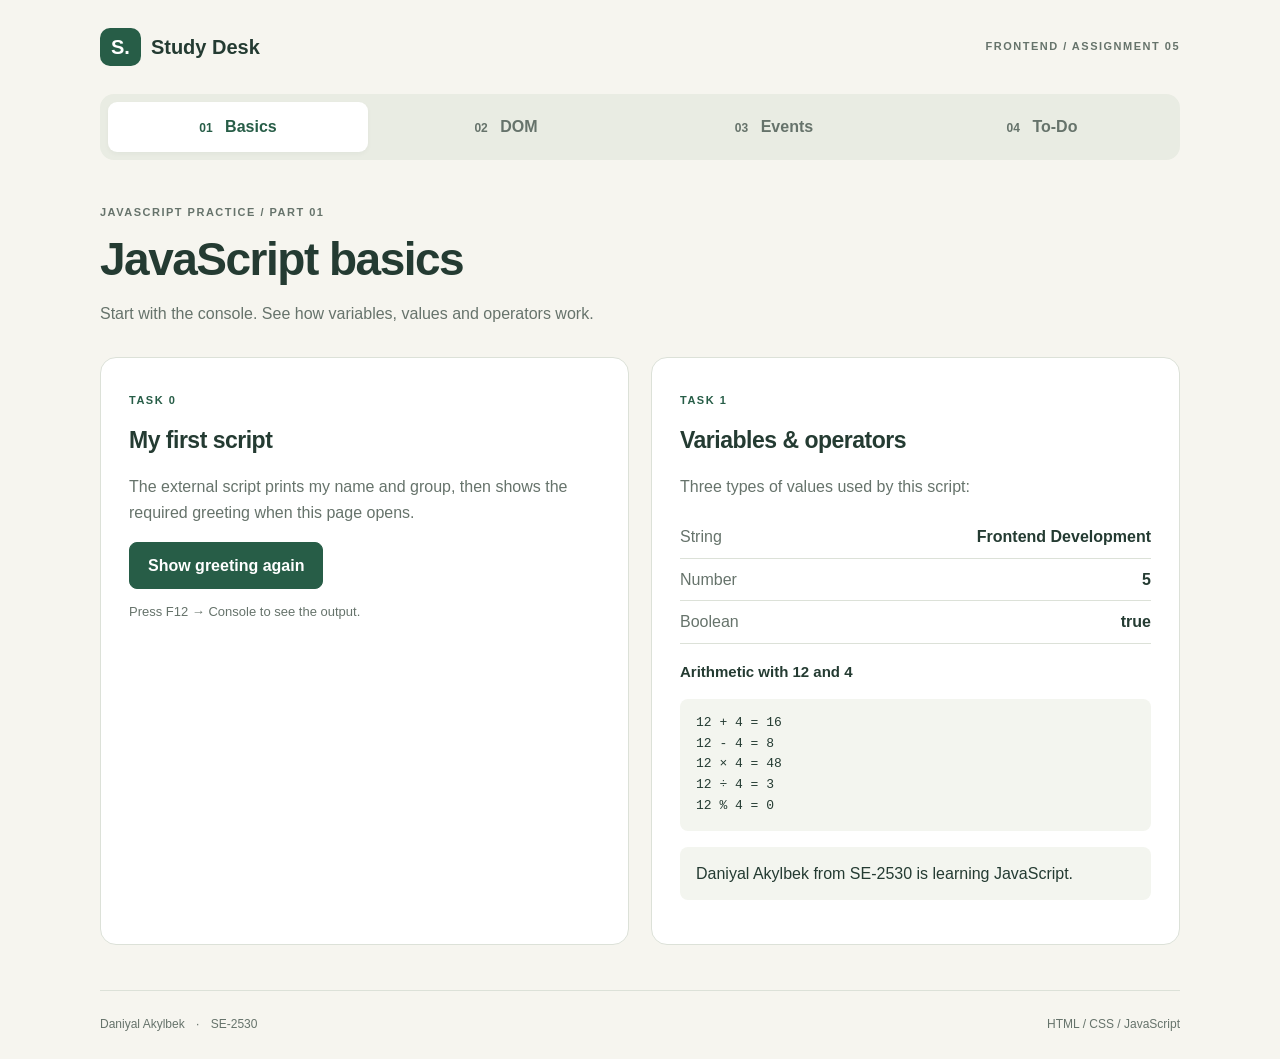
<file: index.html>
<!DOCTYPE html>
<html lang="en">
<head>
  <meta charset="UTF-8">
  <meta name="viewport" content="width=device-width, initial-scale=1.0">
  <meta name="description" content="Assignment 5: JavaScript DOM manipulation and events by Daniyal Akylbek.">
  <title>JavaScript basics | Study Desk</title>
  <link rel="stylesheet" href="css/style.css">
  <script src="js/basics.js" defer></script>
</head>
<body>
  <div class="shell">
    <header class="site-header"><a class="brand" href="index.html"><span class="brand-icon">S.</span> Study Desk</a><span class="assignment-label">FRONTEND / ASSIGNMENT 05</span></header>
    <nav aria-label="Main navigation"><a href="index.html" aria-current="page"><span>01</span> Basics</a><a href="dom.html"><span>02</span> DOM</a><a href="events.html"><span>03</span> Events</a><a href="todo.html"><span>04</span> To-Do</a></nav>
    <main>
      <div class="page-heading"><p class="eyebrow">JAVASCRIPT PRACTICE / PART 01</p><h1>JavaScript basics</h1><p>Start with the console. See how variables, values and operators work.</p></div>
      <div class="cards">
<section class="card"><span class="tag">TASK 0</span><h2>My first script</h2><p>The external script prints my name and group, then shows the required greeting when this page opens.</p><button id="greeting">Show greeting again</button><p class="hint">Press F12 → Console to see the output.</p></section>
<section class="card"><span class="tag">TASK 1</span><h2>Variables & operators</h2><p>Three types of values used by this script:</p><dl><div><dt>String</dt><dd id="string-value"></dd></div><div><dt>Number</dt><dd id="number-value"></dd></div><div><dt>Boolean</dt><dd id="boolean-value"></dd></div></dl><h3>Arithmetic with 12 and 4</h3><pre id="arithmetic"></pre><p id="introduction" class="result"></p></section>
      </div>
    </main>
    <footer><span>Daniyal Akylbek <span class="dot">·</span> SE-2530</span><span>HTML / CSS / JavaScript</span></footer>
  </div>
</body>
</html>
</file>
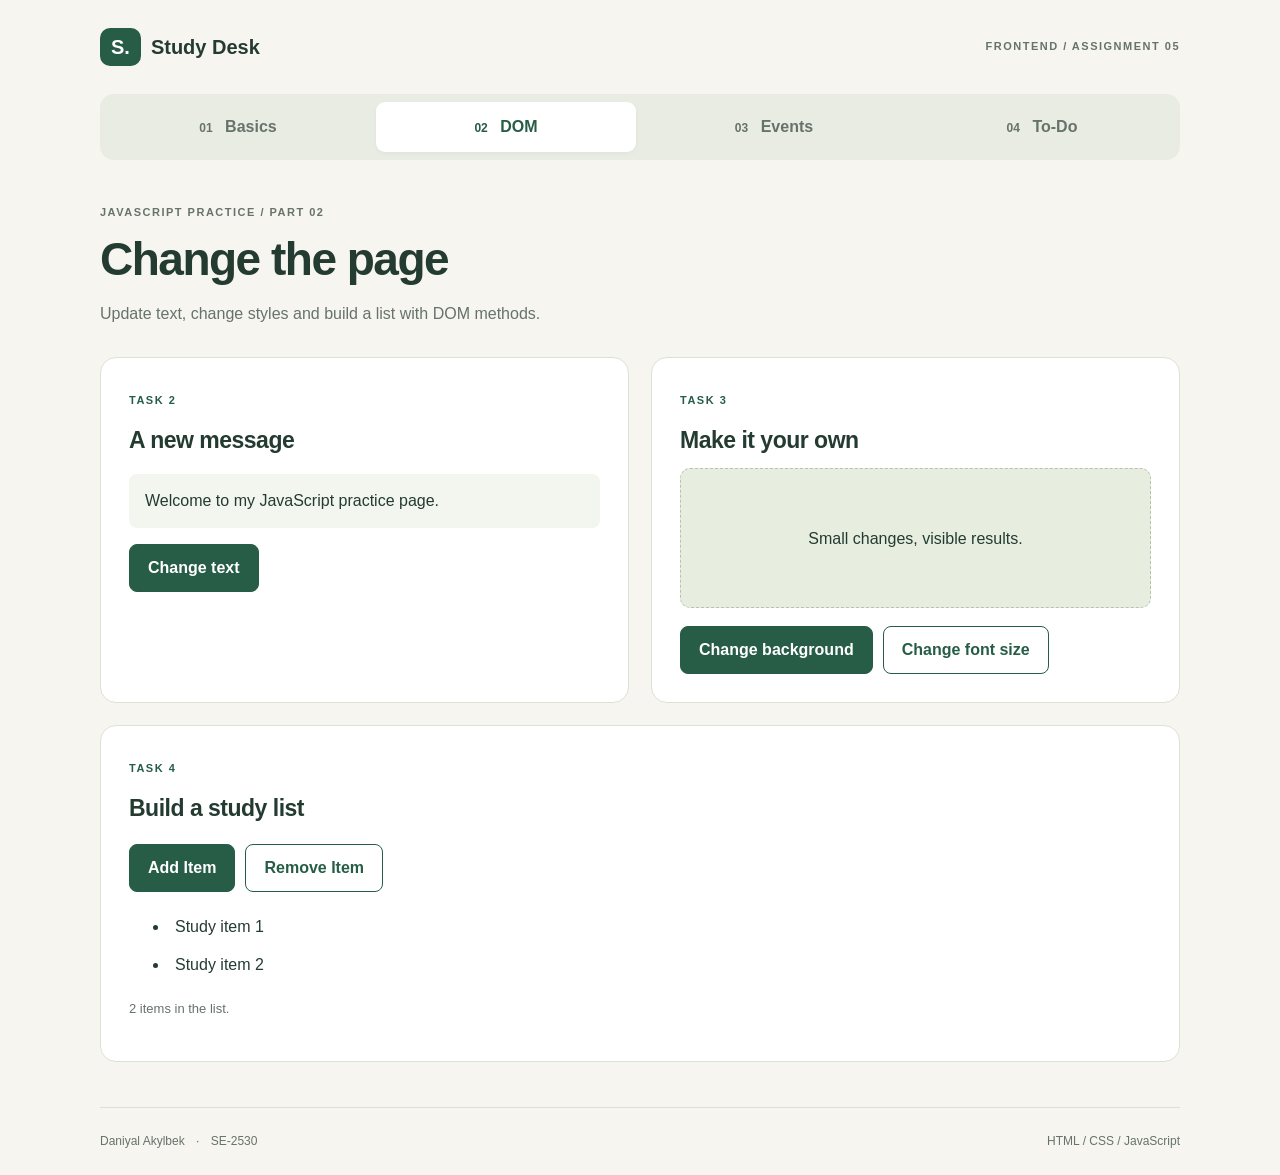
<file: dom.html>
<!DOCTYPE html>
<html lang="en">
<head>
  <meta charset="UTF-8">
  <meta name="viewport" content="width=device-width, initial-scale=1.0">
  <meta name="description" content="Assignment 5: JavaScript DOM manipulation and events by Daniyal Akylbek.">
  <title>Change the page | Study Desk</title>
  <link rel="stylesheet" href="css/style.css">
  <script src="js/dom.js" defer></script>
</head>
<body>
  <div class="shell">
    <header class="site-header"><a class="brand" href="index.html"><span class="brand-icon">S.</span> Study Desk</a><span class="assignment-label">FRONTEND / ASSIGNMENT 05</span></header>
    <nav aria-label="Main navigation"><a href="index.html"><span>01</span> Basics</a><a href="dom.html" aria-current="page"><span>02</span> DOM</a><a href="events.html"><span>03</span> Events</a><a href="todo.html"><span>04</span> To-Do</a></nav>
    <main>
      <div class="page-heading"><p class="eyebrow">JAVASCRIPT PRACTICE / PART 02</p><h1>Change the page</h1><p>Update text, change styles and build a list with DOM methods.</p></div>
      <div class="cards">
<section class="card"><span class="tag">TASK 2</span><h2>A new message</h2><p id="message" class="result">Welcome to my JavaScript practice page.</p><button id="change-text">Change text</button></section>
<section class="card"><span class="tag">TASK 3</span><h2>Make it your own</h2><div id="style-box" class="demo-box">Small changes, visible results.</div><div class="actions"><button id="change-color">Change background</button><button id="change-size" class="secondary">Change font size</button></div></section>
<section class="card wide"><span class="tag">TASK 4</span><h2>Build a study list</h2><div class="actions"><button id="add-item">Add Item</button><button id="remove-item" class="secondary">Remove Item</button></div><ul id="item-list" class="item-list"><li>Study item 1</li><li>Study item 2</li></ul><p id="list-status" class="hint" aria-live="polite">2 items in the list.</p></section>
      </div>
    </main>
    <footer><span>Daniyal Akylbek <span class="dot">·</span> SE-2530</span><span>HTML / CSS / JavaScript</span></footer>
  </div>
</body>
</html>
</file>
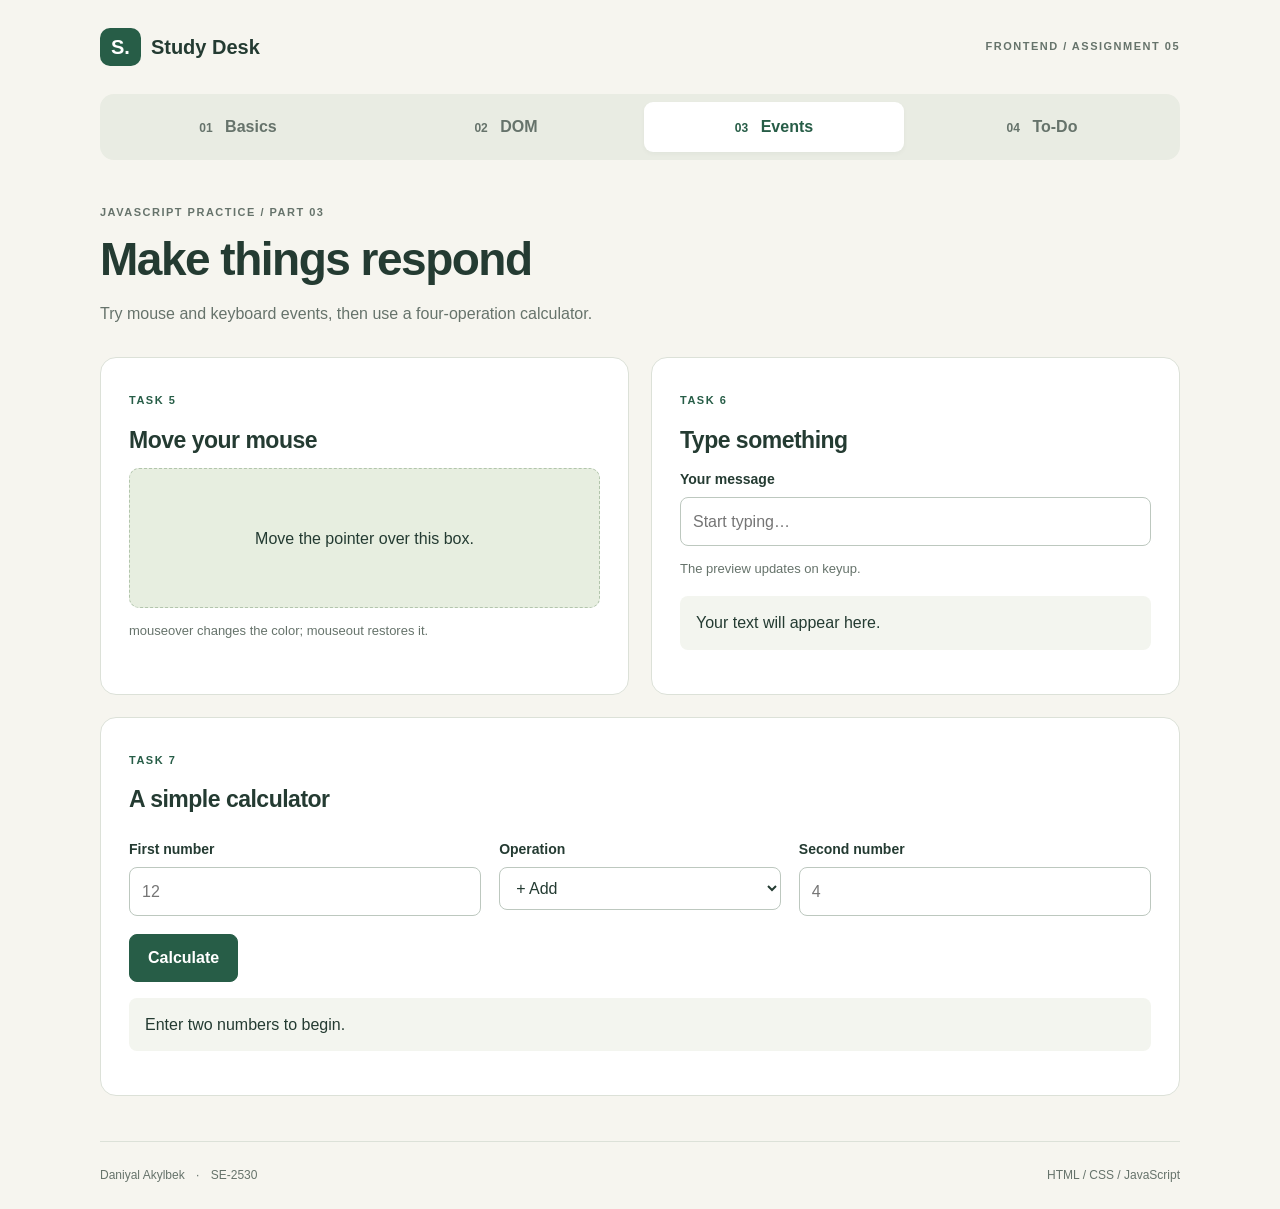
<file: events.html>
<!DOCTYPE html>
<html lang="en">
<head>
  <meta charset="UTF-8">
  <meta name="viewport" content="width=device-width, initial-scale=1.0">
  <meta name="description" content="Assignment 5: JavaScript DOM manipulation and events by Daniyal Akylbek.">
  <title>Make things respond | Study Desk</title>
  <link rel="stylesheet" href="css/style.css">
  <script src="js/events.js" defer></script>
</head>
<body>
  <div class="shell">
    <header class="site-header"><a class="brand" href="index.html"><span class="brand-icon">S.</span> Study Desk</a><span class="assignment-label">FRONTEND / ASSIGNMENT 05</span></header>
    <nav aria-label="Main navigation"><a href="index.html"><span>01</span> Basics</a><a href="dom.html"><span>02</span> DOM</a><a href="events.html" aria-current="page"><span>03</span> Events</a><a href="todo.html"><span>04</span> To-Do</a></nav>
    <main>
      <div class="page-heading"><p class="eyebrow">JAVASCRIPT PRACTICE / PART 03</p><h1>Make things respond</h1><p>Try mouse and keyboard events, then use a four-operation calculator.</p></div>
      <div class="cards">
<section class="card"><span class="tag">TASK 5</span><h2>Move your mouse</h2><div id="hover-box" class="demo-box">Move the pointer over this box.</div><p class="hint">mouseover changes the color; mouseout restores it.</p></section>
<section class="card"><span class="tag">TASK 6</span><h2>Type something</h2><label for="live-input">Your message</label><input id="live-input" type="text" placeholder="Start typing…" autocomplete="off"><p class="hint">The preview updates on keyup.</p><p id="live-output" class="result" aria-live="polite">Your text will appear here.</p></section>
<section class="card wide"><span class="tag">TASK 7</span><h2>A simple calculator</h2><form id="calculator"><div class="calculator-fields"><div><label for="first-number">First number</label><input id="first-number" type="number" step="any" placeholder="12"></div><div><label for="operation">Operation</label><select id="operation"><option value="+">+ Add</option><option value="-">− Subtract</option><option value="*">× Multiply</option><option value="/">÷ Divide</option></select></div><div><label for="second-number">Second number</label><input id="second-number" type="number" step="any" placeholder="4"></div></div><button type="submit">Calculate</button></form><p id="calculator-result" class="result" role="status">Enter two numbers to begin.</p></section>
      </div>
    </main>
    <footer><span>Daniyal Akylbek <span class="dot">·</span> SE-2530</span><span>HTML / CSS / JavaScript</span></footer>
  </div>
</body>
</html>
</file>
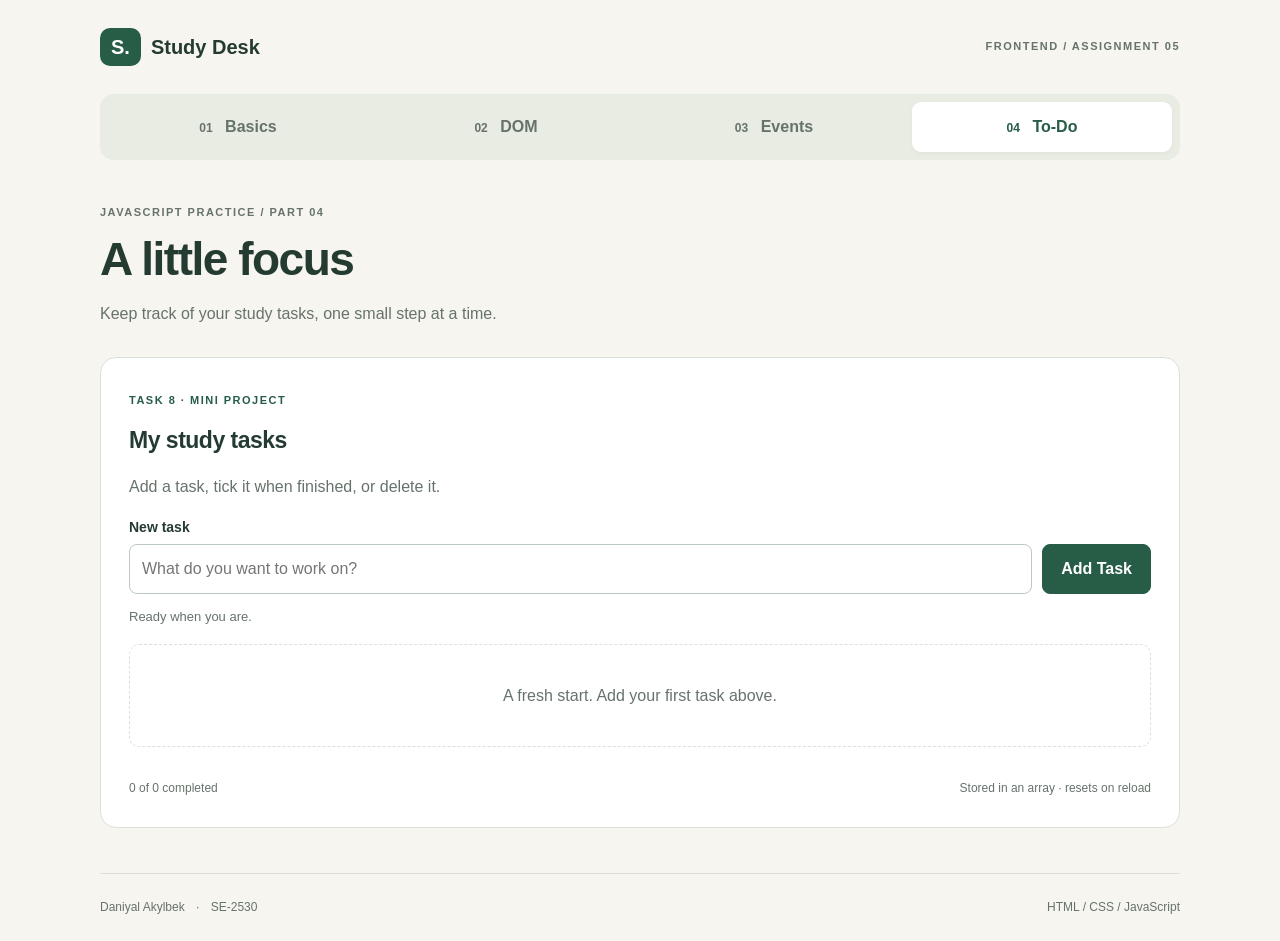
<file: todo.html>
<!DOCTYPE html>
<html lang="en">
<head>
  <meta charset="UTF-8">
  <meta name="viewport" content="width=device-width, initial-scale=1.0">
  <meta name="description" content="Assignment 5: JavaScript DOM manipulation and events by Daniyal Akylbek.">
  <title>A little focus | Study Desk</title>
  <link rel="stylesheet" href="css/style.css">
  <script src="js/todo.js" defer></script>
</head>
<body>
  <div class="shell">
    <header class="site-header"><a class="brand" href="index.html"><span class="brand-icon">S.</span> Study Desk</a><span class="assignment-label">FRONTEND / ASSIGNMENT 05</span></header>
    <nav aria-label="Main navigation"><a href="index.html"><span>01</span> Basics</a><a href="dom.html"><span>02</span> DOM</a><a href="events.html"><span>03</span> Events</a><a href="todo.html" aria-current="page"><span>04</span> To-Do</a></nav>
    <main>
      <div class="page-heading"><p class="eyebrow">JAVASCRIPT PRACTICE / PART 04</p><h1>A little focus</h1><p>Keep track of your study tasks, one small step at a time.</p></div>
      <div class="cards">
<section class="card wide todo-card"><span class="tag">TASK 8 · MINI PROJECT</span><h2>My study tasks</h2><p>Add a task, tick it when finished, or delete it.</p><form id="todo-form"><label for="task-input">New task</label><div class="task-entry"><input id="task-input" type="text" maxlength="200" placeholder="What do you want to work on?" autocomplete="off"><button type="submit">Add Task</button></div></form><p id="todo-status" class="hint" role="status">Ready when you are.</p><p id="empty-state" class="empty-state">A fresh start. Add your first task above.</p><ul id="task-list" class="task-list"></ul><div class="todo-footer"><span id="task-count">0 of 0 completed</span><span>Stored in an array · resets on reload</span></div></section>
      </div>
    </main>
    <footer><span>Daniyal Akylbek <span class="dot">·</span> SE-2530</span><span>HTML / CSS / JavaScript</span></footer>
  </div>
</body>
</html>
</file>
<file: css/style.css>
:root {
  --paper: #f6f5ef;
  --ink: #243b32;
  --muted: #66736b;
  --green: #275d47;
  --line: #dce1d8;
}
* {
  box-sizing: border-box;
}
body {
  margin: 0;
  background: var(--paper);
  color: var(--ink);
  font-family: "Segoe UI", Arial, sans-serif;
  line-height: 1.6;
}
.shell {
  width: min(1080px, 92%);
  margin: 0 auto;
}
.site-header {
  display: flex;
  align-items: center;
  justify-content: space-between;
  gap: 20px;
  padding: 28px 0;
}
.brand {
  display: flex;
  align-items: center;
  gap: 10px;
  color: var(--ink);
  font-size: 20px;
  font-weight: 700;
  text-decoration: none;
}
.brand-icon {
  background: var(--green);
  color: white;
  border-radius: 10px;
  padding: 3px 11px;
}
.assignment-label, .eyebrow, .tag {
  font-size: 11px;
  font-weight: 700;
  letter-spacing: 1.5px;
}
.assignment-label, .eyebrow {
  color: var(--muted);
}
nav {
  display: grid;
  grid-template-columns: repeat(4, 1fr);
  gap: 8px;
  padding: 8px;
  background: #e9ece3;
  border-radius: 14px;
}
nav a {
  padding: 12px;
  text-align: center;
  color: var(--muted);
  border-radius: 9px;
  text-decoration: none;
  font-weight: 600;
}
nav a span {
  margin-right: 8px;
  font-size: 12px;
}
nav a:hover {
  background: #f5f7ef;
}
nav a[aria-current="page"] {
  background: white;
  color: var(--green);
  box-shadow: 0 2px 5px #243b320a;
}
.page-heading {
  margin: 44px 0 30px;
}
h1 {
  margin: 6px 0;
  font-size: clamp(32px, 5vw, 46px);
  line-height: 1.2;
  letter-spacing: -1.5px;
}
.page-heading > p:last-child {
  color: var(--muted);
  margin-top: 14px;
}
.cards {
  display: grid;
  grid-template-columns: repeat(2, minmax(0, 1fr));
  gap: 22px;
}
.card {
  padding: 28px;
  background: white;
  border: 1px solid var(--line);
  border-radius: 16px;
  min-width: 0;
}
.wide {
  grid-column: 1 / -1;
}
.tag {
  color: var(--green);
}
h2 {
  margin: 10px 0;
  font-size: 23px;
  letter-spacing: -0.5px;
}
h3 {
  font-size: 15px;
}
p {
  overflow-wrap: anywhere;
}
.card > p {
  color: var(--muted);
}
button, input, select {
  font: inherit;
  border-radius: 8px;
}
button {
  padding: 10px 18px;
  border: 1px solid var(--green);
  background: var(--green);
  color: white;
  cursor: pointer;
  font-weight: 600;
}
button:hover {
  background: #194833;
}
button.secondary {
  color: var(--green);
  background: white;
}
button.secondary:hover {
  background: #edf3eb;
}
:focus-visible {
  outline: 3px solid #bd8728;
  outline-offset: 3px;
}
.actions {
  display: flex;
  flex-wrap: wrap;
  gap: 10px;
  margin-top: 18px;
}
.hint {
  font-size: 13px;
  color: var(--muted);
}
dl > div {
  display: flex;
  justify-content: space-between;
  gap: 12px;
  border-bottom: 1px solid var(--line);
  padding: 8px 0;
}
dt {
  color: var(--muted);
}
dd {
  margin: 0;
  font-weight: 600;
}
pre, .result {
  padding: 14px 16px;
  border-radius: 8px;
  background: #f3f5ef;
  white-space: pre-wrap;
  overflow-wrap: anywhere;
}
.card p.result {
  color: var(--ink);
}
.demo-box {
  display: flex;
  align-items: center;
  justify-content: center;
  min-height: 140px;
  padding: 20px;
  text-align: center;
  border: 1px dashed #b2c5ac;
  border-radius: 10px;
  background-color: #e7eee0;
}
.item-list li {
  padding: 6px;
}
label {
  display: block;
  margin: 10px 0 6px;
  font-size: 14px;
  font-weight: 600;
}
input, select {
  width: 100%;
  min-width: 0;
  padding: 11px 12px;
  color: var(--ink);
  background: white;
  border: 1px solid #bdc8bf;
}
.calculator-fields {
  display: grid;
  grid-template-columns: 1fr 0.8fr 1fr;
  gap: 18px;
  margin-bottom: 18px;
}
.task-entry {
  display: flex;
  gap: 10px;
}
.task-entry button {
  white-space: nowrap;
}
.empty-state {
  padding: 38px 12px;
  text-align: center;
  border: 1px dashed var(--line);
  border-radius: 10px;
}
.task-list {
  list-style: none;
  padding: 0;
}
.task-list li {
  display: flex;
  align-items: center;
  gap: 12px;
  padding: 15px 0;
  border-bottom: 1px solid var(--line);
}
.task-list input[type="checkbox"] {
  width: 19px;
  height: 19px;
  flex-shrink: 0;
  accent-color: var(--green);
}
.task-list label {
  flex: 1;
  min-width: 0;
  margin: 0;
  overflow-wrap: anywhere;
  font-weight: 400;
}
.task-list .completed label {
  text-decoration: line-through;
  color: var(--muted);
}
.task-list button {
  padding: 6px 12px;
  font-size: 13px;
}
.todo-footer, footer {
  display: flex;
  justify-content: space-between;
  gap: 12px;
  flex-wrap: wrap;
  font-size: 12px;
  color: var(--muted);
}
.todo-footer {
  padding-top: 16px;
}
footer {
  border-top: 1px solid var(--line);
  margin-top: 45px;
  padding: 24px 0;
}
.dot {
  margin: 0 8px;
}
@media (max-width: 650px) {
  .assignment-label {
    display: none;
  }
  nav a {
    padding: 10px 4px;
    font-size: 13px;
  }
  nav a span {
    display: none;
  }
  .cards, .calculator-fields {
    grid-template-columns: 1fr;
  }
  .card {
    padding: 22px;
  }
  .task-entry {
    flex-direction: column;
  }
  .page-heading {
    margin-top: 32px;
  }
}
</file>
